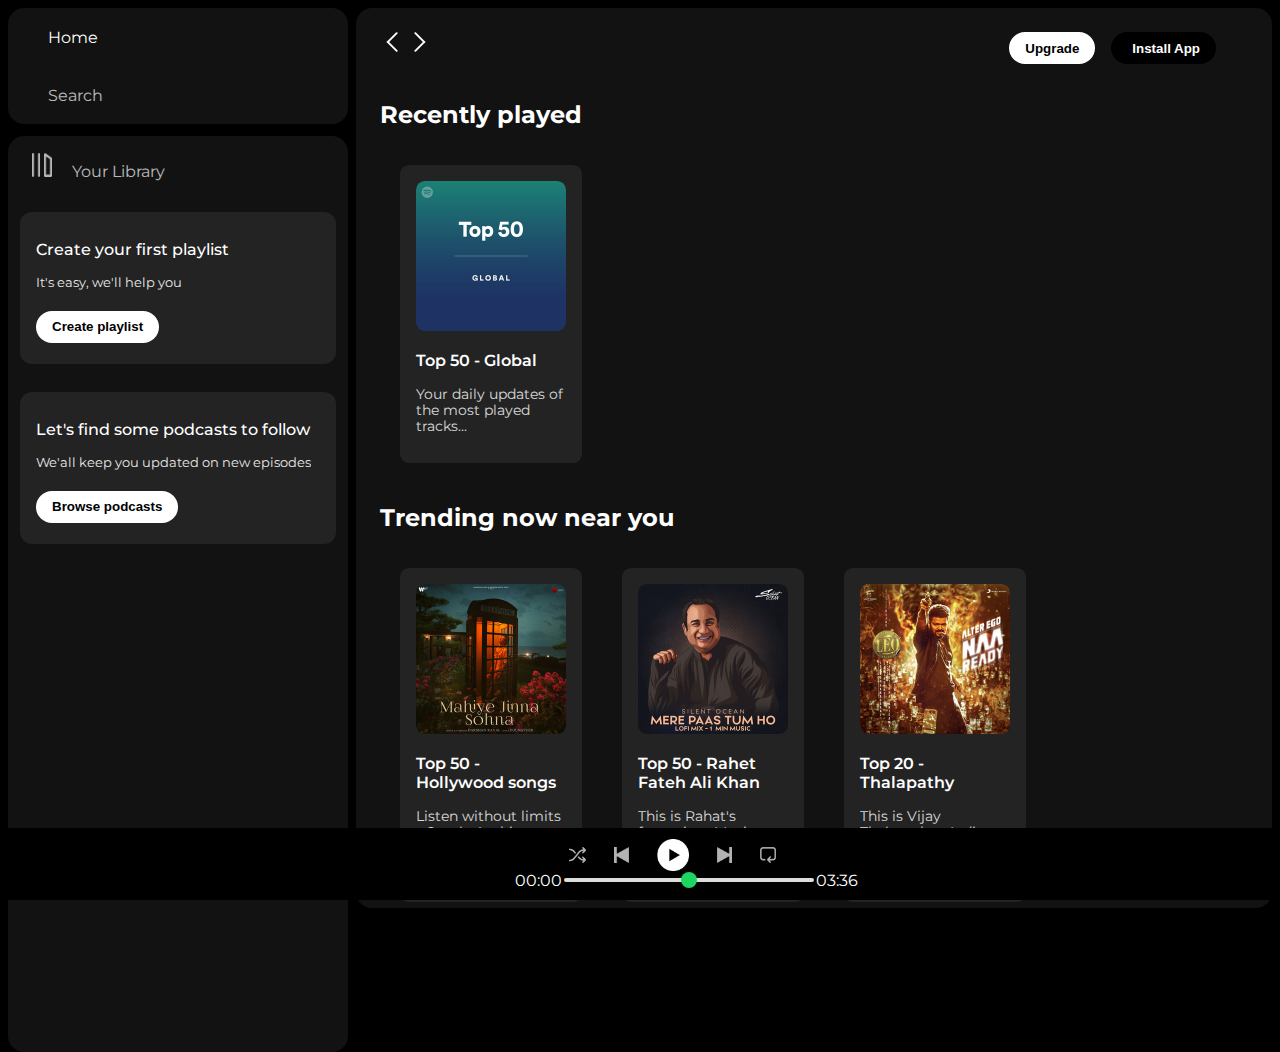
<file: index.html>
<!DOCTYPE html>
<html lang="en">
<head>
    <meta charset="UTF-8">
    <meta name="viewport" content="width=device-width, initial-scale=1.0">
    <link rel="stylesheet" 
    href="https://cdnjs.cloudflare.com/ajax/libs/font-awesome/6.6.0/css/all.min.css" integrity="sha512-Kc323vGBEqzTmouAECnVceyQqyqdsSiqLQISBL29aUW4U/M7pSPA/gEUZQqv1cwx4OnYxTxve5UMg5GT6L4JJg==" crossorigin="anonymous" referrerpolicy="no-referrer" />
    <link rel="icon" href="logo.png" />
    <title>Spotify - Web Player: Music for everyone</title>
    <link rel="stylesheet" href="style.css">
    <link rel="preconnect" href="https://fonts.googleapis.com">
    <link rel="preconnect" href="https://fonts.gstatic.com" crossorigin>
    <link href="https://fonts.googleapis.com/css2?family=Montserrat:ital,wght@0,100..900;1,100..900&display=swap" rel="stylesheet">
</head>
<body>
    <div class="main">
        <div class="sidebar">
            <div class="nav">
                <div class="nav-option" style="opacity: 1;">
                    <i class="fa-solid fa-house"></i>
                    <a href="#">Home</a>
                </div>
                <div class="nav-option">
                    <i class="fa-solid fa-magnifying-glass"></i>
                    <a href="#">Search</a>
                </div>
            </div>
            <div class="library">
                <div class="option">
                    <div class="lib-option nav-option">
                        <img src="library_icon.png">
                        <a href="#">Your Library</a>
                    </div>
                    <div class="icons">
                        <i class="fa-solid fa-plus"></i>
                        <i class="fa-solid fa-arrow-right"></i>
                    </div>

                </div>
                <div class="lib-box">
                    <div class="box">
                        <p class="box-p1">Create your first playlist</p>
                        <p class="box-p2">It's easy, we'll help you</p>
                        <button class="badge">Create playlist</button>
                    </div>
                    <div class="box">
                        <p class="box-p1">Let's find some podcasts to follow</p>
                        <p class="box-p2">We'all keep you updated on new episodes</p>
                        <button class="badge">Browse podcasts</button>
                    </div>
                </div>
            </div>
        </div>
        <div class="main-content">
            <div class="sticky-nav">
                <div class="sticky-nav-icons">
                    <img src="backward_icon.png">
                    <img src="forward_icon.png " class="hide">
                </div>
                <div class="sticky-nav-options">
                    <button class="badge nav-item hide">Upgrade</button>
                    <button class="badge nav-item dark-badge"><i class="fa-regular fa-circle-down" style="margin-right: 5px;"></i>Install App</button>
                    <i class="fa-regular fa-user nav-item"></i>
                </div>
            </div>

            <h2>Recently played</h2>
            <div class="cards-container">
                <div class="card">
                    <img src="card1img.jpeg" class="card-img">
                    <p class="card-title">Top 50 - Global</p>
                    <p class="card-info">Your daily updates of the most played tracks...</p>
                </div>
            </div>

            <h2>Trending now near you</h2>
                <div class="cards-container">
                    <div class="card">
                        <img src="card2img.jpeg" class="card-img">
                        <p class="card-title">Top 50 - Hollywood songs</p>
                        <p class="card-info">Listen without limits - Gentle Ambient songs help you fall in music...</p>
                    </div>
                    <div class="card">
                        <img src="card3img.jpeg" class="card-img">
                        <p class="card-title">Top 50 - Rahet Fateh Ali Khan</p>
                        <p class="card-info">This is Rahat's favourite - Music on the way...</p>
                    </div>
                    <div class="card">
                        <img src="card4img.jpeg" class="card-img">
                        <p class="card-title">Top 20 - Thalapathy</p>
                        <p class="card-info">This is Vijay Thalapathy - Indian actor and playback singer...</p>
                    </div>
                    <div class="card">
                        <img src="card3img.jpeg" class="card-img">
                        <p class="card-title">Top 50 - Rahet Fateh Ali Khan</p>
                        <p class="card-info">This is Rahat's favourite - Music on the way...</p>
                    </div>
                    <div class="card">
                        <img src="card4img.jpeg" class="card-img">
                        <p class="card-title">Top 20 - Thalapathy</p>
                        <p class="card-info">This is Vijay Thalapathy - Indian actor and playback singe...</p>
                    </div>
                </div>

            <h2>Featured charts</h2>
            <div class="cards-container">
                <div class="card">
                    <img src="card5img.jpeg" class="card-img">
                    <p class="card-title">Top Songs - Global</p>
                    <p class="card-info">Global Music playlist...</p>
                </div>
                <div class="card">
                    <img src="card6img.jpeg" class="card-img">
                    <p class="card-title">Weekly Music - Indian</p>
                    <p class="card-info">All time favourite Bollywood Songs...</p>
                </div>
                <div class="card">
                    <img src="card1img.jpeg" class="card-img">
                    <p class="card-title">Top 50 - Global</p>
                    <p class="card-info">Your daily updates of the most played tracks...</p>
                </div>
            </div>
            <div class="footer">
                <div class="line"></div>
            </div>
        </div>
        <div class="music-player">
            <div class="album"></div>
            <div class="player">
                <div class="player-controls">
                    <img src="player_icon1.png " class="player-control-icon">
                    <img src="player_icon2.png " class="player-control-icon">
                    <img src="player_icon3.png " class="player-control-icon" style="opacity: 1;height: 2rem;">
                    <img src="player_icon4.png " class="player-control-icon">
                    <img src="player_icon5.png " class="player-control-icon">
                </div>
                <div class="playback-bar">
                    <span class="curr-time">00:00</span>
                    <input type="range" min="0" max="100" class="progress-bar" step="1">
                    <span class="tot-time">03:36</span>
                    
                </div>
            </div>
            <div class="control"></div>
        </div>

    </div>
</body>
</html>
</file>
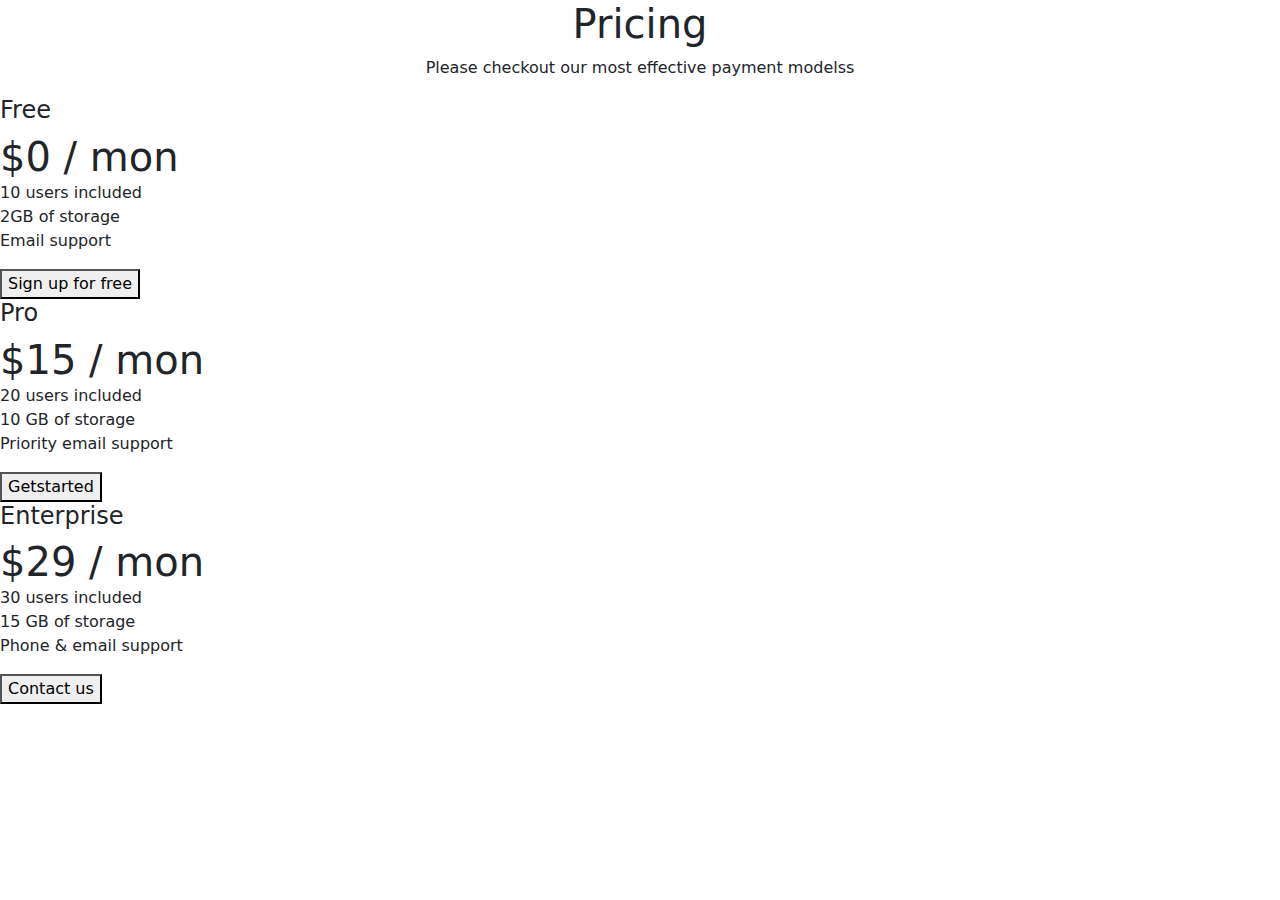
<file: Bootstrap/assignmen.html>
<!DOCTYPE html>
<html lang="en">
<head>
    <meta charset="UTF-8">
    <meta name="viewport" content="width=device-width, initial-scale=1.0">
    
    <title>Pricing page</title>
    <link rel="stylesheet" href="https://cdn.jsdelivr.net/npm/bootstrap@5.3.3/dist/css/bootstrap.min.css"/>
</head>
<body>
    <h1 class="text-center">Pricing</h1>
    <p class="text-center">Please checkout our most effective payment modelss</p>
    <div class="rowtext-centerjustify-content-evenly">
    <div class="cardcol-sm-5col-md-3mb-3me-3">
    <div class="card-header">
    <h4>Free</h4>
    </div>
    <div class="card-body">
    <h1 class="card-title">$0 / mon</h1>
    <ul class="list-unstyled">
    <li>10 users included</li>
    <li>2GB of storage</li>
    <li>Email support</li>
    </ul>
    <button href="#"class="btnbtn-outline-primary">Sign up for free</button>
    </div>
    </div> 
    <div class="cardcol-sm-5col-md-3mb-3me-3"> 
    <div class="card-header"> 
    <h4>Pro</h4>
    </div>
    <div class="card-body"> 
    <h1 class="card-title">$15 / mon</h1>
    <ul class="list-unstyled">
    <li>20 users included</li> 
    <li>10 GB of storage</li>
    <li>Priority email support</li>
    </ul>
    <button href="#"class="btnbtn-primary">Getstarted</button>
    </div> 
    </div>
    <div class="cardcol-sm-10col-md-3mb-3me-3">
    <div class="card-header"> 
    <h4>Enterprise</h4>
    </div> 
    <div class="card-body"> 
    <h1 class="card-title">$29 / mon</h1> 
    <ul class="list-unstyled"> 
    <li>30 users included</li> 
    <li>15 GB of storage</li> 
    <li>Phone & email support</li> 
    </ul> 
    <button href="#"class="btnbtn-primary">Contact us</button> 
    </div> 
    </div> 
    </div> 
</body>
</html>
</file>
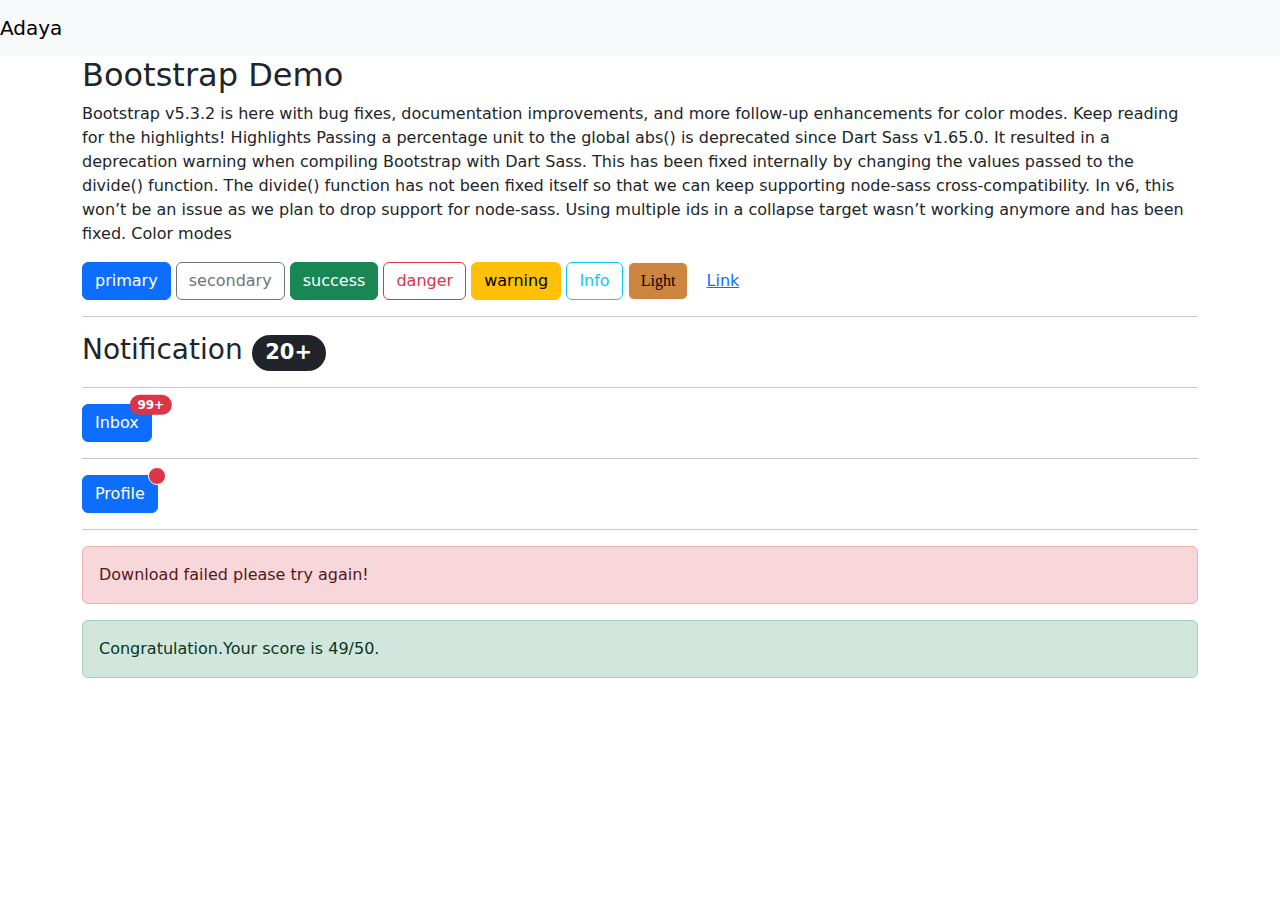
<file: Bootstrap/Basic.html>
<!DOCTYPE html>
<html lang="en">
<head>
    <meta charset="UTF-8">
    <meta name="viewport" content="width=device-width, initial-scale=1.0">
    <title>Bootstrap</title>
    <link 
    rel="stylesheet" 
    href="https://cdn.jsdelivr.net/npm/bootstrap@5.3.3/dist/css/bootstrap.min.css"
    />
    <link rel="stylesheet" href="style.css" />
</head>
<body>
    <nav class="navbar bg-body-tertiary">
        <a href="#" class="navbar-brand">Adaya</a>
    </nav>

    <div class="container">
        <h2>Bootstrap Demo</h2>
        <p>
            Bootstrap v5.3.2 is here with bug fixes, documentation improvements, and more follow-up enhancements for color modes. Keep reading for the highlights!

Highlights
Passing a percentage unit to the global abs() is deprecated since Dart Sass v1.65.0. It resulted in a deprecation warning when compiling Bootstrap with Dart Sass. This has been fixed internally by changing the values passed to the divide() function. The divide() function has not been fixed itself so that we can keep supporting node-sass cross-compatibility. In v6, this won’t be an issue as we plan to drop support for node-sass.
Using multiple ids in a collapse target wasn’t working anymore and has been fixed.
Color modes
        </p>
        <button class="btn btn-primary">primary</button>
        <button class="btn btn-outline-secondary">secondary</button>
        <button class="btn btn-success">success</button>
        <button class="btn btn-outline-danger">danger</button>
        <button class="btn btn-warning">warning</button>
        <button class="btn btn-outline-info">Info</button>
        <button class="btn btn-light">Light</button>
        <button class="btn btn-link">Link</button>
        <hr>
        <h3>Notification <span class="badge bg-dark rounded-pill">20+</span></h3>
        <hr>
        <button type="button" class="btn btn-primary position-relative">
            Inbox
            <span class="position-absolute top-0 start-100 translate-middle badge rounded-pill bg-danger">
              99+
              <span class="visually-hidden">unread messages</span>
            </span>
          </button>
          <hr>
          <button type="button" class="btn btn-primary position-relative">
            Profile
            <span class="position-absolute top-0 start-100 translate-middle p-2 bg-danger border border-light rounded-circle">
              <span class="visually-hidden">New alerts</span>
            </span>
          </button>
          <hr>
          <div class="alert alert-danger">Download failed please try again!</div>
          <div class="alert alert-success">Congratulation.Your score is 49/50.</div>
    </div>
    
    <script src="https://cdn.jsdelivr.net/npm/bootstrap@5.3.3/dist/js/bootstrap.bundle.min.js"></script>
</body>
</html>
</file>
<file: style.css>
body{
    font-family: 'Montserrat', sans-serif;
    margin: 0;
    background-color: #000;
    color: #fff;
    overflow: hidden;
}

.main{
    display: flex;
    height: 100vh;
    padding: 0.5rem;
}

.sidebar{
    background-color: #000;
    width: 340px;
    border-radius: 1rem;
    margin-right: 0.5rem;
}

.main-content{
    background-color: #121212;
    flex: 1;
    border-radius: 1rem;
    overflow: auto;
    padding: 0 1.5rem 0 1.5rem;
}

.music-player{
    background-color: #000;
    position: fixed;
    bottom: 0;
    width: 200%;
    height: 72px;

}

a{
    text-decoration: none;
    color: #fff;
}

.nav{
    background-color: #121212;
    border-radius: 1rem;
    display: flex;
    flex-direction: column;
    justify-content: center;
    height: 100px;
    padding: 0.5rem 0.75rem;
}

.nav-option{
    line-height: 2.5rem;
    opacity: 0.7;
    padding: 0.5rem 0.75rem;
}
.nav-option:hover{
    opacity: 1;
}
.nav-option i {
    font-size: 1.25rem;
}
.nav-option a {
    font-size: 1rem;
    margin-left: 1rem;
}
.library {
    background-color: #121212;
    border-radius: 1rem;
    height: 100%;
    margin-top: 0.75rem;
    padding: 0.5rem 0.75rem;

}
.option {
    display: flex;
    justify-content: space-between;
    align-items: center;
}
.lib-option img {
    height: 1.5rem;
    width: 1.25rem;
}
.icons {
    font-size: 1.30rem;
    display: flex;
}
.icons i {
    opacity: 0.7;
    margin-right: 1rem;
}
.icons :hover i {
    opacity: 1;
}

.box {
    background-color: #232323;
    height: 8rem;
    border-radius: 0.75rem;
    margin: 0.75rem 0 1.75rem 0;
    padding: 0.75rem 1rem;
}

.box-p1 {
    font-size: 1rem;
    font-weight: 500;
}

.box-p2 {
    font-size: 0.8rem;
    opacity: 0.9;
}

.badge {
    background-color: #fff;
    border: none;
    border-radius: 100px;
    padding: 0.25rem 1rem;
    font-weight: 700;
    margin-top: 0.5rem;
    height: 2rem;
    width: fit-content;
}

.dark-badge {
    background-color: #000;
    color: #fff;
}

.sticky-nav {
    position: sticky;
    top: 0;
    background-color: #121212;
    display: flex;
    justify-content: space-between;
    align-items: center;
    padding: 1rem 0 1rem 0;
    z-index: 9;

}

.stcky-nav-icons {
    margin-left: 0.75rem;
}

.sticky-nav-options {
    display: flex;
    justify-content: center;
    align-items: center;
}

.nav-item {
    margin-right: 1rem;
}

@media (max-width: 1000px) {
    .hide{
        display: none;
    }
}

.card {
    background-color: #232323;
    width: 150px;
    border-radius: 0.56rem;
    padding: 1rem;
    margin: 1.25rem;
    margin-top: 1rem;
}
.cards-container {
    display: flex;
    flex-wrap: wrap;
}
.card-img {
    width: 100%;
    border-radius: 0.56rem;
}
.card-title {
    font-weight: 600;
}
.card-info {
    font-size: 0.85rem;
    opacity: 0.82;
}

.footer {
    height: 300px;
    display: flex;
    align-items: center;
    justify-content: center;
}

.line {
    width: 90%;
    height: 50%;
    border-top: 1px solid white;
    opacity: 0.4;
}

.music-player {
    display: flex;
    justify-content: space-between;
    align-items: center;
}

.album {
    width: 18%;
}

.player {
    width: 15%;
}

.control {
    width: 65%;
}

.player-controls {
    display: flex;
    justify-content: center;
    align-items: center;
}

.player-control-icon {
    height: 1rem;
    margin-right: 1.75rem;
    opacity: 0.7;
}

.player-control-icon:hover {
    opacity: 1;
}

.playback-bar {
    display: flex;
    justify-content: center;
    align-items: center;
}
.progress-bar {
    width: 65%;
    appearance: none;
    background-color: transparent;
    cursor: pointer;
}

.progress-bar::-webkit-slider-runnable-track {
    background-color: #ddd;
    border-radius: 100px;
    height: 0.20rem;
}
.progress-bar::-webkit-slider-thumb {
    appearance: none;
    height: 1rem;
    width: 1rem;
    background-color: #1bd760;
    border-radius: 50%;
    margin-top: -6px;
}
</file>
<file: Bootstrap/style.css>
/*.container{
    background-color: #E7CCCC;
}*/

.btn-light{
    font-family: cursive;
    background-color: peru;

}
</file>
